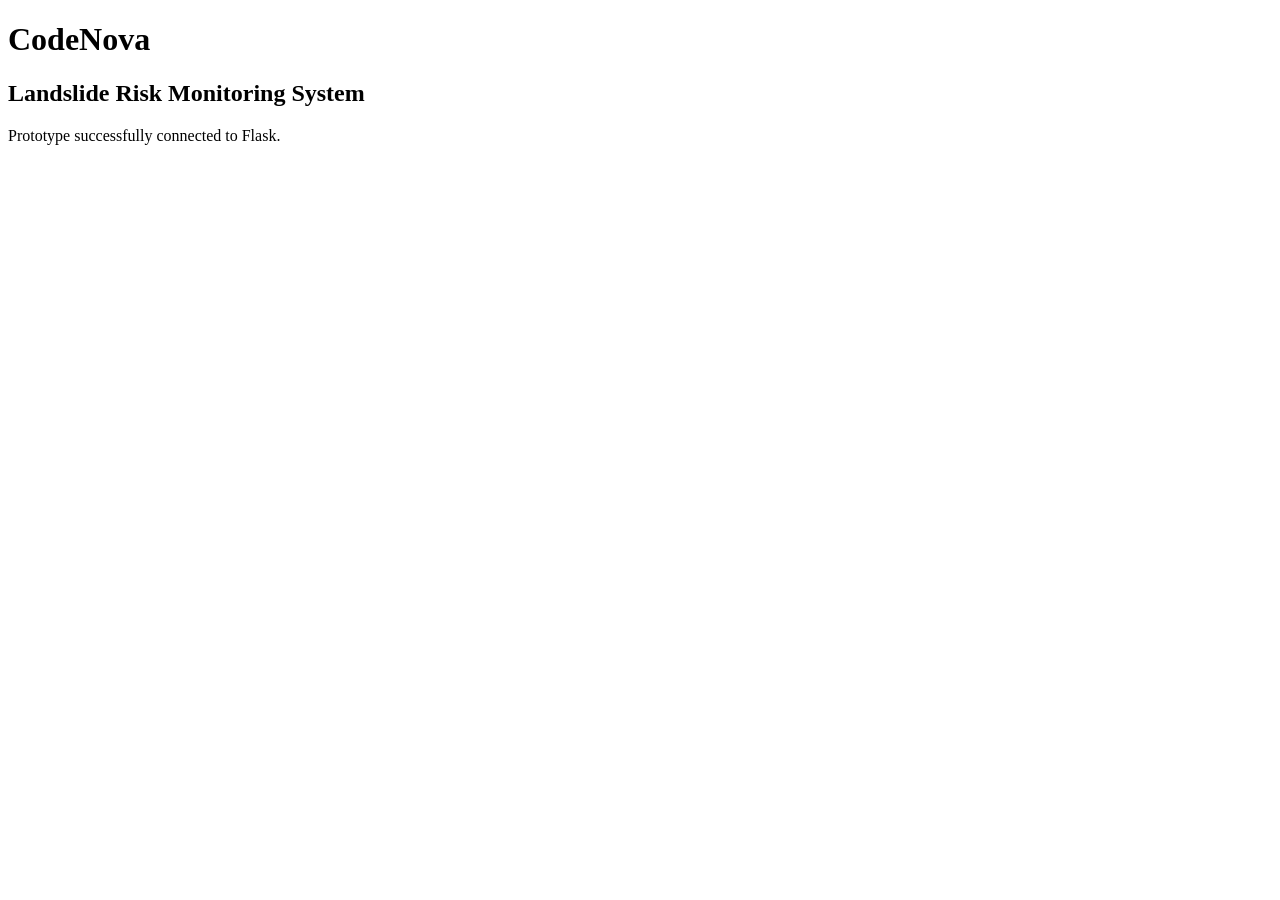
<file: frontend/templates/index.html>
<!DOCTYPE html>
<html lang="en">
<head>
    <meta charset="UTF-8">
    <meta name="viewport" content="width=device-width, initial-scale=1.0">
    <title>CodeNova | Landslide Risk Monitoring</title>
</head>

<body>

    <h1>CodeNova</h1>
    <h2>Landslide Risk Monitoring System</h2>

    <p>Prototype successfully connected to Flask.</p>

</body>
</html>
</file>
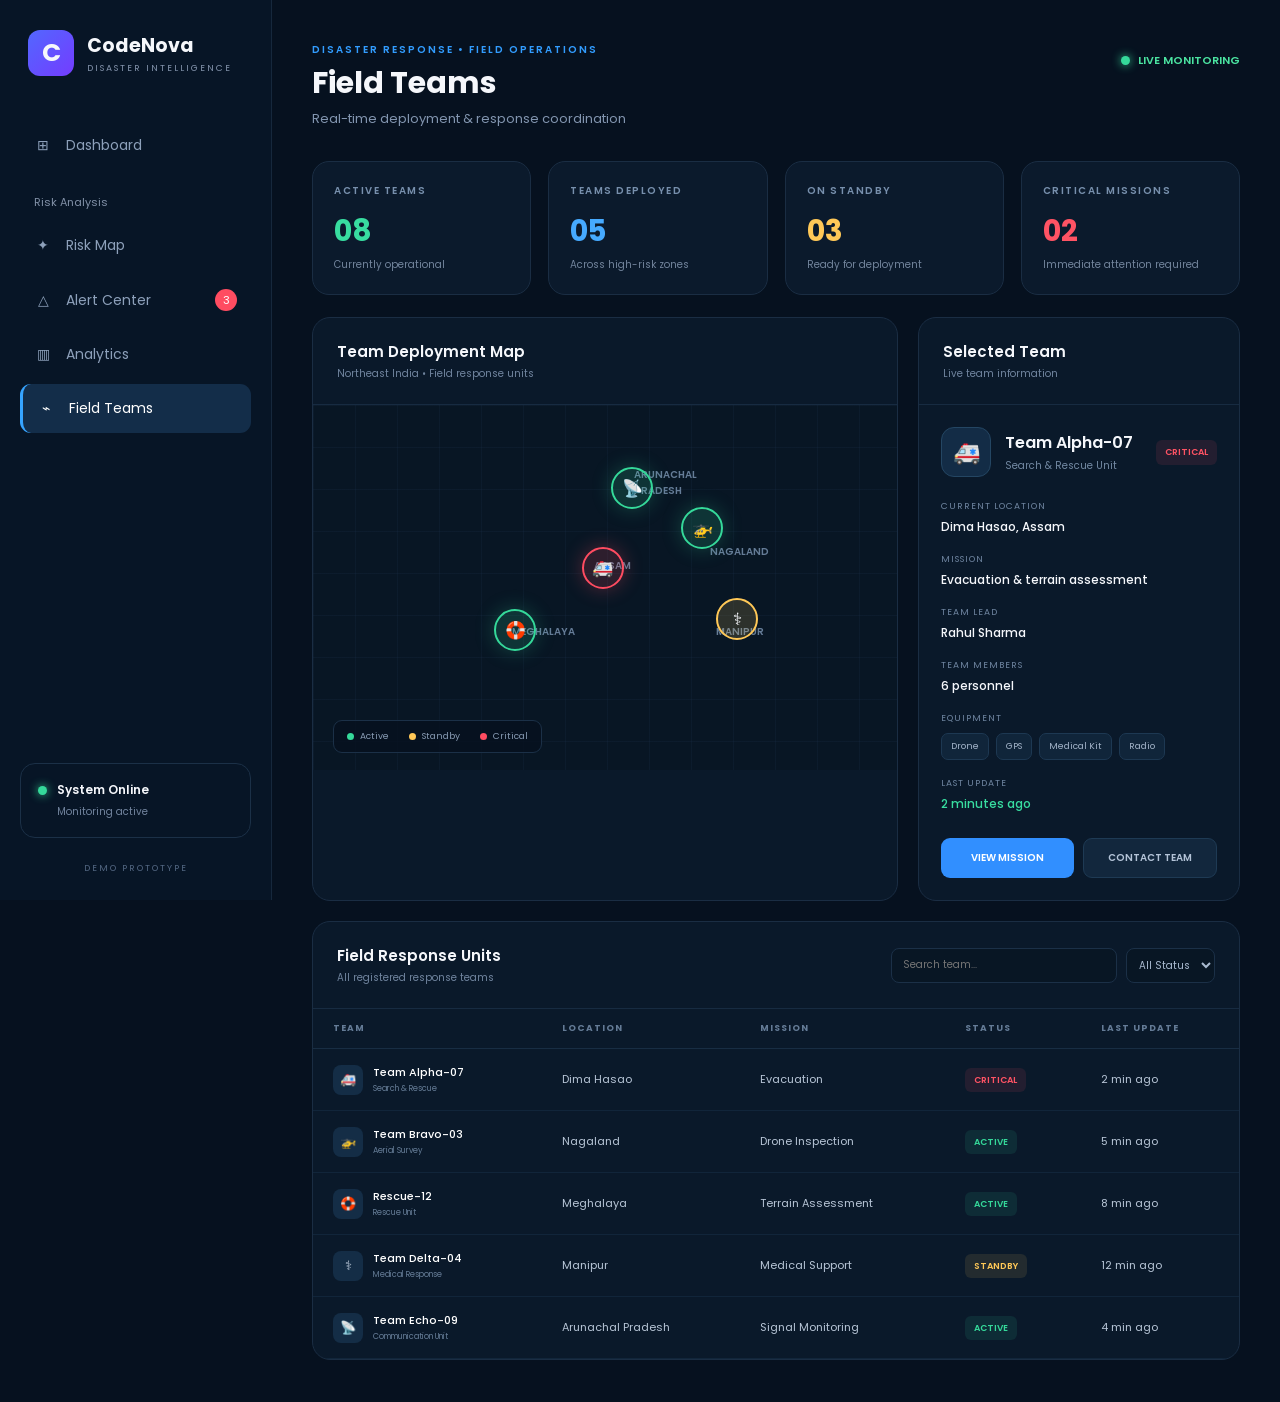
<file: frontend/templates/field_teams.html>
<!DOCTYPE html>
<html lang="en">
<head>
    <meta charset="UTF-8">
    <meta name="viewport" content="width=device-width, initial-scale=1.0">

    <title>Field Teams | CodeNova</title>

    <link rel="preconnect" href="https://fonts.googleapis.com">
    <link rel="preconnect" href="https://fonts.gstatic.com" crossorigin>
    <link href="https://fonts.googleapis.com/css2?family=Poppins:wght@400;500;600;700&display=swap" rel="stylesheet">

    <style>
        * {
            margin: 0;
            padding: 0;
            box-sizing: border-box;
        }

        body {
            font-family: "Poppins", sans-serif;
            background: #06111f;
            color: #f5f7fb;
            min-height: 100vh;
        }

        /* ================= SIDEBAR ================= */

        .sidebar {
            position: fixed;
            left: 0;
            top: 0;
            width: 272px;
            height: 100vh;
            background: #071526;
            border-right: 1px solid #16283c;
            padding: 30px 20px;
        }

        .logo-section {
            display: flex;
            align-items: center;
            gap: 13px;
            margin-bottom: 45px;
            padding-left: 8px;
        }

        .logo {
            width: 46px;
            height: 46px;
            border-radius: 12px;
            background: linear-gradient(135deg, #5267ff, #743cff);
            display: flex;
            align-items: center;
            justify-content: center;
            font-size: 25px;
            font-weight: 700;
        }

        .brand {
            font-size: 19px;
            font-weight: 700;
        }

        .brand-subtitle {
            font-size: 9px;
            color: #8292aa;
            letter-spacing: 2px;
            margin-top: 2px;
        }

        .nav-title {
            font-size: 11px;
            color: #8190a7;
            margin: 24px 14px 10px;
        }

        .nav-item {
            display: flex;
            align-items: center;
            gap: 14px;
            padding: 14px 14px;
            margin-bottom: 5px;
            border-radius: 11px;
            color: #8da0ba;
            text-decoration: none;
            font-size: 14px;
            transition: 0.2s;
        }

        .nav-item:hover {
            background: #10243a;
            color: white;
        }

        .nav-item.active {
            background: #132d49;
            color: white;
            border-left: 3px solid #36a4ff;
        }

        .nav-icon {
            width: 18px;
            text-align: center;
        }

        .badge {
            margin-left: auto;
            background: #ff4c61;
            color: white;
            width: 22px;
            height: 22px;
            border-radius: 50%;
            display: flex;
            align-items: center;
            justify-content: center;
            font-size: 11px;
        }

        .system-card {
            position: absolute;
            bottom: 62px;
            left: 20px;
            right: 20px;
            border: 1px solid #1b3047;
            border-radius: 15px;
            padding: 17px;
        }

        .system-status {
            display: flex;
            align-items: center;
            gap: 10px;
            font-size: 12px;
            font-weight: 600;
        }

        .green-dot {
            width: 9px;
            height: 9px;
            background: #35d99a;
            border-radius: 50%;
            box-shadow: 0 0 10px #35d99a;
        }

        .system-text {
            color: #71839d;
            font-size: 10px;
            margin-top: 5px;
            margin-left: 19px;
        }

        .demo-text {
            position: absolute;
            bottom: 25px;
            left: 0;
            right: 0;
            text-align: center;
            color: #526681;
            font-size: 9px;
            letter-spacing: 2px;
        }

        /* ================= MAIN ================= */

        .main {
            margin-left: 272px;
            padding: 42px 40px;
        }

        .topbar {
            display: flex;
            justify-content: space-between;
            align-items: flex-start;
            margin-bottom: 32px;
        }

        .eyebrow {
            color: #329dff;
            font-size: 10px;
            font-weight: 600;
            letter-spacing: 2px;
            margin-bottom: 7px;
        }

        h1 {
            font-size: 30px;
            line-height: 1.2;
        }

        .subtitle {
            color: #8295af;
            font-size: 13px;
            margin-top: 8px;
        }

        .live {
            display: flex;
            align-items: center;
            gap: 8px;
            color: #4be4a1;
            font-size: 11px;
            font-weight: 600;
            margin-top: 10px;
        }

        /* ================= STAT CARDS ================= */

        .stats {
            display: grid;
            grid-template-columns: repeat(4, 1fr);
            gap: 17px;
            margin-bottom: 22px;
        }

        .stat-card {
            background: #0b1a2c;
            border: 1px solid #1a2d43;
            border-radius: 17px;
            padding: 21px;
        }

        .stat-label {
            color: #7890ad;
            font-size: 10px;
            letter-spacing: 1.5px;
            font-weight: 600;
        }

        .stat-number {
            font-size: 29px;
            font-weight: 700;
            margin-top: 11px;
        }

        .stat-desc {
            font-size: 10px;
            color: #72849c;
            margin-top: 4px;
        }

        .green {
            color: #38dda0;
        }

        .yellow {
            color: #ffc857;
        }

        .red {
            color: #ff5364;
        }

        .blue {
            color: #46aaff;
        }

        /* ================= CONTENT ================= */

        .content-grid {
            display: grid;
            grid-template-columns: 1.55fr 0.85fr;
            gap: 20px;
        }

        .panel {
            background: #0a192a;
            border: 1px solid #1a2d43;
            border-radius: 18px;
            overflow: hidden;
        }

        .panel-header {
            padding: 22px 24px;
            border-bottom: 1px solid #172b41;
            display: flex;
            justify-content: space-between;
            align-items: center;
        }

        .panel-title {
            font-size: 15px;
            font-weight: 600;
        }

        .panel-subtitle {
            color: #70849e;
            font-size: 10px;
            margin-top: 3px;
        }

        /* ================= MAP ================= */

        .map {
            height: 365px;
            position: relative;
            background-color: #081624;
            background-image:
                linear-gradient(rgba(43, 73, 103, 0.12) 1px, transparent 1px),
                linear-gradient(90deg, rgba(43, 73, 103, 0.12) 1px, transparent 1px);
            background-size: 42px 42px;
        }

        .map-label {
            position: absolute;
            color: #657c97;
            font-size: 10px;
            font-weight: 600;
        }

        .assam {
            left: 48%;
            top: 42%;
        }

        .meghalaya {
            left: 34%;
            top: 60%;
        }

        .nagaland {
            left: 68%;
            top: 38%;
        }

        .manipur {
            left: 69%;
            top: 60%;
        }

        .arunachal {
            left: 55%;
            top: 17%;
        }

        .team-marker {
            position: absolute;
            width: 42px;
            height: 42px;
            border-radius: 50%;
            display: flex;
            align-items: center;
            justify-content: center;
            cursor: pointer;
            transition: 0.2s;
        }

        .team-marker:hover {
            transform: scale(1.12);
        }

        .marker-active {
            background: rgba(51, 220, 156, 0.15);
            border: 2px solid #35d99a;
            box-shadow: 0 0 20px rgba(53, 217, 154, 0.25);
        }

        .marker-critical {
            background: rgba(255, 76, 97, 0.15);
            border: 2px solid #ff4c61;
            box-shadow: 0 0 20px rgba(255, 76, 97, 0.3);
        }

        .marker-standby {
            background: rgba(255, 200, 87, 0.15);
            border: 2px solid #ffc857;
        }

        .marker-icon {
            font-size: 17px;
        }

        .marker-1 {
            left: 46%;
            top: 39%;
        }

        .marker-2 {
            left: 63%;
            top: 28%;
        }

        .marker-3 {
            left: 31%;
            top: 56%;
        }

        .marker-4 {
            left: 69%;
            top: 53%;
        }

        .marker-5 {
            left: 51%;
            top: 17%;
        }

        .map-legend {
            position: absolute;
            bottom: 17px;
            left: 20px;
            display: flex;
            gap: 20px;
            background: rgba(6, 17, 31, 0.85);
            padding: 9px 13px;
            border-radius: 9px;
            border: 1px solid #1b3047;
        }

        .legend-item {
            display: flex;
            align-items: center;
            gap: 6px;
            font-size: 9px;
            color: #879ab2;
        }

        .legend-dot {
            width: 7px;
            height: 7px;
            border-radius: 50%;
        }

        /* ================= TEAM DETAILS ================= */

        .team-details {
            padding: 22px;
        }

        .team-header {
            display: flex;
            align-items: center;
            gap: 14px;
            margin-bottom: 23px;
        }

        .team-avatar {
            width: 50px;
            height: 50px;
            background: #132c46;
            border: 1px solid #244663;
            border-radius: 13px;
            display: flex;
            align-items: center;
            justify-content: center;
            font-size: 22px;
        }

        .team-name {
            font-size: 16px;
            font-weight: 600;
        }

        .team-type {
            font-size: 10px;
            color: #7288a2;
            margin-top: 3px;
        }

        .status-pill {
            margin-left: auto;
            font-size: 9px;
            font-weight: 600;
            padding: 6px 9px;
            border-radius: 6px;
        }

        .status-active {
            color: #35d99a;
            background: rgba(53, 217, 154, 0.1);
        }

        .status-critical {
            color: #ff5364;
            background: rgba(255, 83, 100, 0.1);
        }

        .status-standby {
            color: #ffc857;
            background: rgba(255, 200, 87, 0.1);
        }

        .detail {
            margin-bottom: 17px;
        }

        .detail-label {
            color: #6e849f;
            font-size: 9px;
            letter-spacing: 1px;
            text-transform: uppercase;
        }

        .detail-value {
            font-size: 12px;
            margin-top: 5px;
            font-weight: 500;
        }

        .equipment {
            display: flex;
            flex-wrap: wrap;
            gap: 7px;
            margin-top: 8px;
        }

        .equipment span {
            background: #10253a;
            border: 1px solid #1d3852;
            padding: 6px 9px;
            border-radius: 7px;
            font-size: 9px;
            color: #a3b4c9;
        }

        .action-buttons {
            display: flex;
            gap: 9px;
            margin-top: 25px;
        }

        .btn {
            flex: 1;
            border: none;
            border-radius: 9px;
            padding: 11px;
            font-family: inherit;
            font-size: 10px;
            font-weight: 600;
            cursor: pointer;
        }

        .btn-primary {
            background: #318fff;
            color: white;
        }

        .btn-secondary {
            background: #12273d;
            border: 1px solid #1e3a54;
            color: #b3c3d7;
        }

        .btn:hover {
            opacity: 0.85;
        }

        /* ================= TEAM TABLE ================= */

        .teams-panel {
            margin-top: 20px;
        }

        .table-controls {
            display: flex;
            gap: 9px;
        }

        .search {
            background: #081624;
            border: 1px solid #1b3047;
            color: white;
            border-radius: 8px;
            padding: 8px 11px;
            font-family: inherit;
            font-size: 10px;
            outline: none;
        }

        .filter {
            background: #081624;
            border: 1px solid #1b3047;
            color: #a9bad0;
            border-radius: 8px;
            padding: 8px;
            font-family: inherit;
            font-size: 10px;
            outline: none;
        }

        .table {
            width: 100%;
            border-collapse: collapse;
        }

        .table th {
            text-align: left;
            padding: 13px 20px;
            color: #647b96;
            font-size: 9px;
            letter-spacing: 1px;
            text-transform: uppercase;
            border-bottom: 1px solid #182d43;
        }

        .table td {
            padding: 15px 20px;
            font-size: 11px;
            color: #b7c5d6;
            border-bottom: 1px solid #11253a;
        }

        .table tr:hover {
            background: #0d2033;
        }

        .team-cell {
            display: flex;
            align-items: center;
            gap: 10px;
        }

        .small-avatar {
            width: 30px;
            height: 30px;
            border-radius: 8px;
            background: #142d46;
            display: flex;
            align-items: center;
            justify-content: center;
            font-size: 13px;
        }

        .team-cell-name {
            color: white;
            font-weight: 500;
        }

        .team-cell-type {
            font-size: 8px;
            color: #657c96;
            margin-top: 2px;
        }

        @media(max-width: 1000px) {
            .stats {
                grid-template-columns: repeat(2, 1fr);
            }

            .content-grid {
                grid-template-columns: 1fr;
            }
        }

        @media(max-width: 700px) {
            .sidebar {
                width: 70px;
                padding: 20px 10px;
            }

            .brand,
            .brand-subtitle,
            .nav-item span:not(.nav-icon),
            .system-card,
            .demo-text,
            .nav-title {
                display: none;
            }

            .logo-section {
                justify-content: center;
            }

            .main {
                margin-left: 70px;
                padding: 25px 15px;
            }

            .stats {
                grid-template-columns: 1fr;
            }
        }
    </style>
</head>

<body>

<!-- ================= SIDEBAR ================= -->

<aside class="sidebar">

    <div class="logo-section">
        <div class="logo">C</div>

        <div>
            <div class="brand">CodeNova</div>
            <div class="brand-subtitle">DISASTER INTELLIGENCE</div>
        </div>
    </div>

    <a href="/" class="nav-item">
        <span class="nav-icon">⊞</span>
        <span>Dashboard</span>
    </a>

    <div class="nav-title">Risk Analysis</div>

    <a href="/risk-map" class="nav-item">
        <span class="nav-icon">✦</span>
        <span>Risk Map</span>
    </a>

    <a href="/alerts" class="nav-item">
        <span class="nav-icon">△</span>
        <span>Alert Center</span>
        <span class="badge">3</span>
    </a>

    <a href="/analytics" class="nav-item">
        <span class="nav-icon">▥</span>
        <span>Analytics</span>
    </a>

    <a href="/field-teams" class="nav-item active">
        <span class="nav-icon">⌁</span>
        <span>Field Teams</span>
    </a>

    <div class="system-card">
        <div class="system-status">
            <span class="green-dot"></span>
            System Online
        </div>

        <div class="system-text">
            Monitoring active
        </div>
    </div>

    <div class="demo-text">
        DEMO PROTOTYPE
    </div>

</aside>


<!-- ================= MAIN ================= -->

<main class="main">

    <div class="topbar">

        <div>
            <div class="eyebrow">DISASTER RESPONSE • FIELD OPERATIONS</div>

            <h1>Field Teams</h1>

            <div class="subtitle">
                Real-time deployment & response coordination
            </div>
        </div>

        <div class="live">
            <span class="green-dot"></span>
            LIVE MONITORING
        </div>

    </div>


    <!-- ================= STATS ================= -->

    <section class="stats">

        <div class="stat-card">
            <div class="stat-label">ACTIVE TEAMS</div>
            <div class="stat-number green">08</div>
            <div class="stat-desc">Currently operational</div>
        </div>

        <div class="stat-card">
            <div class="stat-label">TEAMS DEPLOYED</div>
            <div class="stat-number blue">05</div>
            <div class="stat-desc">Across high-risk zones</div>
        </div>

        <div class="stat-card">
            <div class="stat-label">ON STANDBY</div>
            <div class="stat-number yellow">03</div>
            <div class="stat-desc">Ready for deployment</div>
        </div>

        <div class="stat-card">
            <div class="stat-label">CRITICAL MISSIONS</div>
            <div class="stat-number red">02</div>
            <div class="stat-desc">Immediate attention required</div>
        </div>

    </section>


    <!-- ================= MAP + TEAM ================= -->

    <section class="content-grid">

        <!-- MAP -->

        <div class="panel">

            <div class="panel-header">

                <div>
                    <div class="panel-title">
                        Team Deployment Map
                    </div>

                    <div class="panel-subtitle">
                        Northeast India • Field response units
                    </div>
                </div>

            </div>

            <div class="map">

                <div class="map-label assam">ASSAM</div>
                <div class="map-label meghalaya">MEGHALAYA</div>
                <div class="map-label nagaland">NAGALAND</div>
                <div class="map-label manipur">MANIPUR</div>
                <div class="map-label arunachal">ARUNACHAL<br>PRADESH</div>


                <div class="team-marker marker-critical marker-1"
                     onclick="selectTeam('alpha')">
                    <span class="marker-icon">🚑</span>
                </div>

                <div class="team-marker marker-active marker-2"
                     onclick="selectTeam('bravo')">
                    <span class="marker-icon">🚁</span>
                </div>

                <div class="team-marker marker-active marker-3"
                     onclick="selectTeam('rescue')">
                    <span class="marker-icon">🛟</span>
                </div>

                <div class="team-marker marker-standby marker-4"
                     onclick="selectTeam('delta')">
                    <span class="marker-icon">⚕</span>
                </div>

                <div class="team-marker marker-active marker-5"
                     onclick="selectTeam('echo')">
                    <span class="marker-icon">📡</span>
                </div>


                <div class="map-legend">

                    <div class="legend-item">
                        <span class="legend-dot" style="background:#35d99a;"></span>
                        Active
                    </div>

                    <div class="legend-item">
                        <span class="legend-dot" style="background:#ffc857;"></span>
                        Standby
                    </div>

                    <div class="legend-item">
                        <span class="legend-dot" style="background:#ff4c61;"></span>
                        Critical
                    </div>

                </div>

            </div>

        </div>


        <!-- TEAM DETAILS -->

        <div class="panel">

            <div class="panel-header">

                <div>
                    <div class="panel-title">
                        Selected Team
                    </div>

                    <div class="panel-subtitle">
                        Live team information
                    </div>
                </div>

            </div>


            <div class="team-details">

                <div class="team-header">

                    <div class="team-avatar" id="teamAvatar">
                        🚑
                    </div>

                    <div>
                        <div class="team-name" id="teamName">
                            Team Alpha-07
                        </div>

                        <div class="team-type" id="teamType">
                            Search & Rescue Unit
                        </div>
                    </div>

                    <div class="status-pill status-critical" id="teamStatus">
                        CRITICAL
                    </div>

                </div>


                <div class="detail">

                    <div class="detail-label">
                        Current Location
                    </div>

                    <div class="detail-value" id="teamLocation">
                        Dima Hasao, Assam
                    </div>

                </div>


                <div class="detail">

                    <div class="detail-label">
                        Mission
                    </div>

                    <div class="detail-value" id="teamMission">
                        Evacuation & terrain assessment
                    </div>

                </div>


                <div class="detail">

                    <div class="detail-label">
                        Team Lead
                    </div>

                    <div class="detail-value" id="teamLead">
                        Rahul Sharma
                    </div>

                </div>


                <div class="detail">

                    <div class="detail-label">
                        Team Members
                    </div>

                    <div class="detail-value" id="teamMembers">
                        6 personnel
                    </div>

                </div>


                <div class="detail">

                    <div class="detail-label">
                        Equipment
                    </div>

                    <div class="equipment" id="equipment">

                        <span>Drone</span>
                        <span>GPS</span>
                        <span>Medical Kit</span>
                        <span>Radio</span>

                    </div>

                </div>


                <div class="detail">

                    <div class="detail-label">
                        Last Update
                    </div>

                    <div class="detail-value green" id="lastUpdate">
                        2 minutes ago
                    </div>

                </div>


                <div class="action-buttons">

                    <button class="btn btn-primary"
                            onclick="viewMission()">
                        VIEW MISSION
                    </button>

                    <button class="btn btn-secondary"
                            onclick="contactTeam()">
                        CONTACT TEAM
                    </button>

                </div>

            </div>

        </div>

    </section>


    <!-- ================= TEAM LIST ================= -->

    <section class="panel teams-panel">

        <div class="panel-header">

            <div>
                <div class="panel-title">
                    Field Response Units
                </div>

                <div class="panel-subtitle">
                    All registered response teams
                </div>
            </div>


            <div class="table-controls">

                <input
                    type="text"
                    class="search"
                    id="searchInput"
                    placeholder="Search team..."
                    onkeyup="searchTeams()"
                >

                <select class="filter"
                        id="statusFilter"
                        onchange="filterTeams()">

                    <option value="all">All Status</option>
                    <option value="active">Active</option>
                    <option value="standby">Standby</option>
                    <option value="critical">Critical</option>

                </select>

            </div>

        </div>


        <table class="table">

            <thead>

                <tr>
                    <th>TEAM</th>
                    <th>LOCATION</th>
                    <th>MISSION</th>
                    <th>STATUS</th>
                    <th>LAST UPDATE</th>
                </tr>

            </thead>


            <tbody id="teamTable">

                <tr data-status="critical">

                    <td>
                        <div class="team-cell">

                            <div class="small-avatar">🚑</div>

                            <div>
                                <div class="team-cell-name">
                                    Team Alpha-07
                                </div>

                                <div class="team-cell-type">
                                    Search & Rescue
                                </div>
                            </div>

                        </div>
                    </td>

                    <td>Dima Hasao</td>

                    <td>Evacuation</td>

                    <td>
                        <span class="status-pill status-critical">
                            CRITICAL
                        </span>
                    </td>

                    <td>2 min ago</td>

                </tr>


                <tr data-status="active">

                    <td>
                        <div class="team-cell">

                            <div class="small-avatar">🚁</div>

                            <div>
                                <div class="team-cell-name">
                                    Team Bravo-03
                                </div>

                                <div class="team-cell-type">
                                    Aerial Survey
                                </div>
                            </div>

                        </div>
                    </td>

                    <td>Nagaland</td>

                    <td>Drone Inspection</td>

                    <td>
                        <span class="status-pill status-active">
                            ACTIVE
                        </span>
                    </td>

                    <td>5 min ago</td>

                </tr>


                <tr data-status="active">

                    <td>
                        <div class="team-cell">

                            <div class="small-avatar">🛟</div>

                            <div>
                                <div class="team-cell-name">
                                    Rescue-12
                                </div>

                                <div class="team-cell-type">
                                    Rescue Unit
                                </div>
                            </div>

                        </div>
                    </td>

                    <td>Meghalaya</td>

                    <td>Terrain Assessment</td>

                    <td>
                        <span class="status-pill status-active">
                            ACTIVE
                        </span>
                    </td>

                    <td>8 min ago</td>

                </tr>


                <tr data-status="standby">

                    <td>
                        <div class="team-cell">

                            <div class="small-avatar">⚕</div>

                            <div>
                                <div class="team-cell-name">
                                    Team Delta-04
                                </div>

                                <div class="team-cell-type">
                                    Medical Response
                                </div>
                            </div>

                        </div>
                    </td>

                    <td>Manipur</td>

                    <td>Medical Support</td>

                    <td>
                        <span class="status-pill status-standby">
                            STANDBY
                        </span>
                    </td>

                    <td>12 min ago</td>

                </tr>


                <tr data-status="active">

                    <td>
                        <div class="team-cell">

                            <div class="small-avatar">📡</div>

                            <div>
                                <div class="team-cell-name">
                                    Team Echo-09
                                </div>

                                <div class="team-cell-type">
                                    Communication Unit
                                </div>
                            </div>

                        </div>
                    </td>

                    <td>Arunachal Pradesh</td>

                    <td>Signal Monitoring</td>

                    <td>
                        <span class="status-pill status-active">
                            ACTIVE
                        </span>
                    </td>

                    <td>4 min ago</td>

                </tr>

            </tbody>

        </table>

    </section>

</main>


<script>

    const teams = {

        alpha: {
            avatar: "🚑",
            name: "Team Alpha-07",
            type: "Search & Rescue Unit",
            status: "CRITICAL",
            statusClass: "status-critical",
            location: "Dima Hasao, Assam",
            mission: "Evacuation & terrain assessment",
            lead: "Rahul Sharma",
            members: "6 personnel",
            equipment: ["Drone", "GPS", "Medical Kit", "Radio"],
            update: "2 minutes ago"
        },

        bravo: {
            avatar: "🚁",
            name: "Team Bravo-03",
            type: "Aerial Survey Unit",
            status: "ACTIVE",
            statusClass: "status-active",
            location: "Nagaland",
            mission: "Drone-based slope inspection",
            lead: "Ananya Rao",
            members: "4 personnel",
            equipment: ["Drone", "Thermal Camera", "GPS"],
            update: "5 minutes ago"
        },

        rescue: {
            avatar: "🛟",
            name: "Rescue-12",
            type: "Rescue Unit",
            status: "ACTIVE",
            statusClass: "status-active",
            location: "Meghalaya",
            mission: "Terrain assessment & rescue readiness",
            lead: "Arjun Singh",
            members: "8 personnel",
            equipment: ["Rescue Kit", "GPS", "Radio"],
            update: "8 minutes ago"
        },

        delta: {
            avatar: "⚕",
            name: "Team Delta-04",
            type: "Medical Response Unit",
            status: "STANDBY",
            statusClass: "status-standby",
            location: "Manipur",
            mission: "Emergency medical support",
            lead: "Dr. Priya Nair",
            members: "5 personnel",
            equipment: ["Medical Kit", "Ambulance", "Radio"],
            update: "12 minutes ago"
        },

        echo: {
            avatar: "📡",
            name: "Team Echo-09",
            type: "Communication Unit",
            status: "ACTIVE",
            statusClass: "status-active",
            location: "Arunachal Pradesh",
            mission: "Emergency signal monitoring",
            lead: "Vikram Das",
            members: "4 personnel",
            equipment: ["Radio", "Satellite Phone", "GPS"],
            update: "4 minutes ago"
        }

    };


    function selectTeam(id) {

        const team = teams[id];

        document.getElementById("teamAvatar").innerText = team.avatar;

        document.getElementById("teamName").innerText = team.name;

        document.getElementById("teamType").innerText = team.type;

        const status = document.getElementById("teamStatus");

        status.innerText = team.status;

        status.className =
            "status-pill " + team.statusClass;

        document.getElementById("teamLocation").innerText =
            team.location;

        document.getElementById("teamMission").innerText =
            team.mission;

        document.getElementById("teamLead").innerText =
            team.lead;

        document.getElementById("teamMembers").innerText =
            team.members;

        document.getElementById("lastUpdate").innerText =
            team.update;


        const equipment =
            document.getElementById("equipment");

        equipment.innerHTML = "";

        team.equipment.forEach(item => {

            const span = document.createElement("span");

            span.innerText = item;

            equipment.appendChild(span);

        });

    }


    function searchTeams() {

        const search =
            document.getElementById("searchInput")
            .value
            .toLowerCase();

        const rows =
            document.querySelectorAll("#teamTable tr");

        rows.forEach(row => {

            const text =
                row.innerText.toLowerCase();

            row.style.display =
                text.includes(search) ? "" : "none";

        });

    }


    function filterTeams() {

        const filter =
            document.getElementById("statusFilter").value;

        const rows =
            document.querySelectorAll("#teamTable tr");

        rows.forEach(row => {

            const status =
                row.getAttribute("data-status");

            if (filter === "all" || status === filter) {

                row.style.display = "";

            } else {

                row.style.display = "none";

            }

        });

    }


    function viewMission() {

        alert(
            "Mission: Evacuation & terrain assessment\n\n" +
            "Target Zone: Dima Hasao, Assam\n" +
            "Priority: CRITICAL\n\n" +
            "Recommended Action:\n" +
            "Evacuate vulnerable settlements and inspect the affected road segment."
        );

    }


    function contactTeam() {

        alert(
            "Secure communication channel established.\n\n" +
            "Team Alpha-07 has been notified."
        );

    }

</script>

</body>
</html>
</file>
